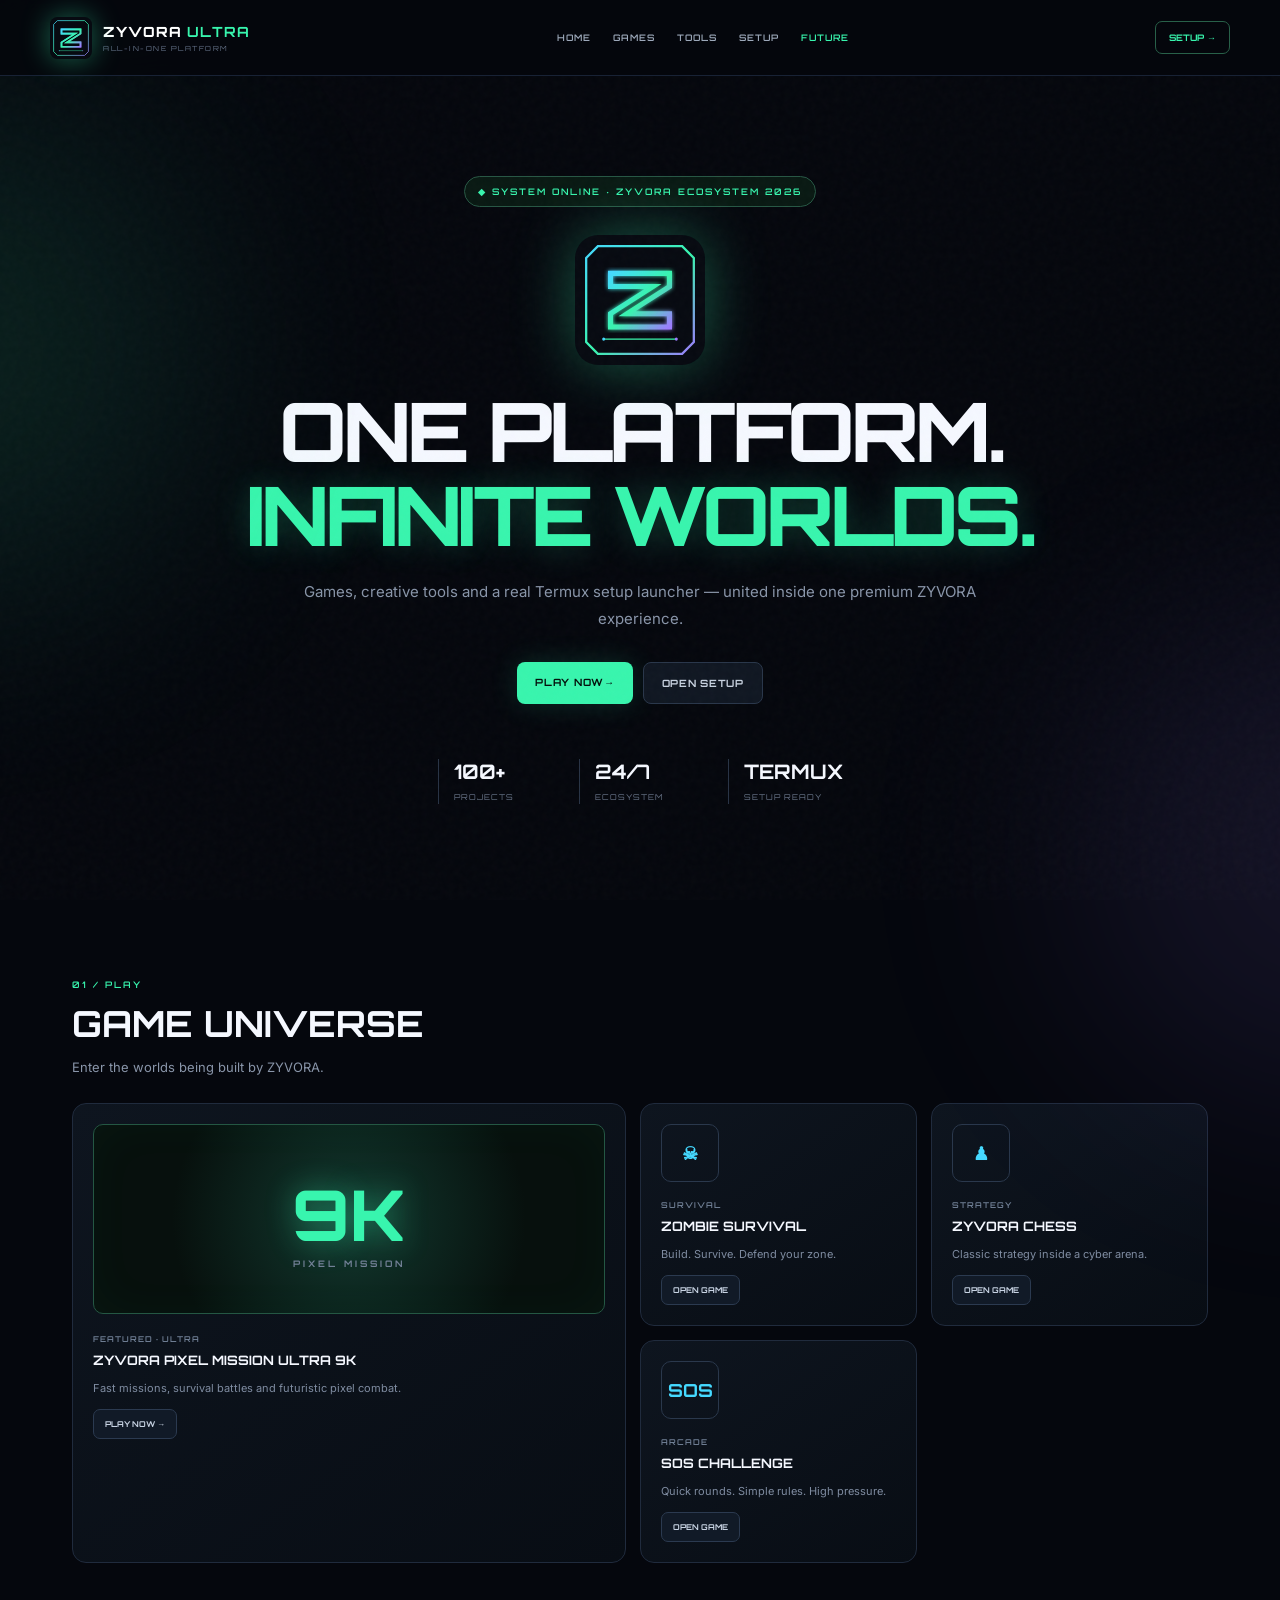
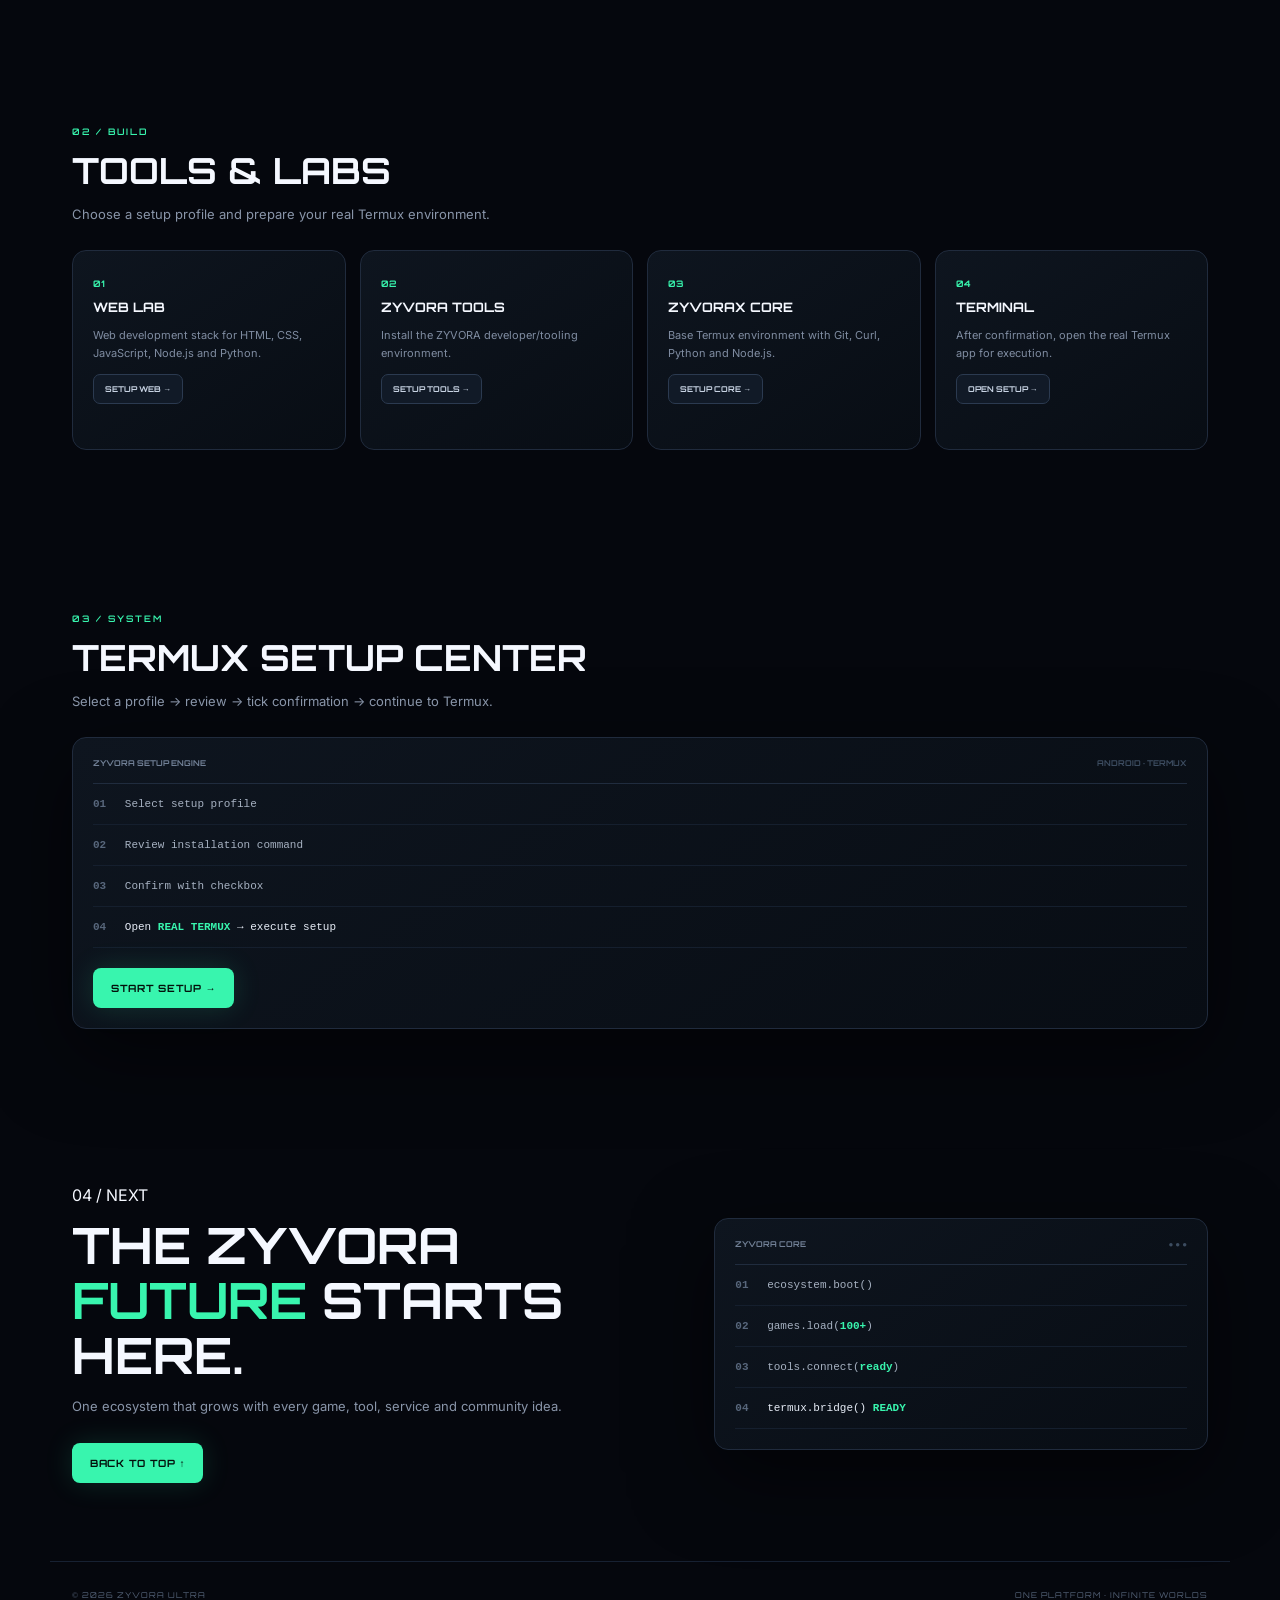
<file: index.html>
<!doctype html><html lang="en"><head><meta charset="utf-8"><meta name="viewport" content="width=device-width,initial-scale=1"><meta name="theme-color" content="#05070d"><meta name="description" content="ZYVORA ULTRA — All-in-One gaming, tools and Termux setup."><title>ZYVORA ULTRA — ALL-IN-ONE</title><link rel="icon" href="logo.svg" type="image/svg+xml"><link rel="stylesheet" href="style.css"><script src="app.js" defer></script></head><body><div class="noise"></div><div class="orb orb1"></div><div class="orb orb2"></div><header class="nav"><a class="brand" href="#home"><img src="logo.svg"><span>ZYVORA <b>ULTRA</b><small>ALL-IN-ONE PLATFORM</small></span></a><nav><a href="#home">HOME</a><a href="#games">GAMES</a><a href="#tools">TOOLS</a><a href="#setup">SETUP</a><a href="#future">FUTURE</a></nav><a class="navbtn" href="#setup">SETUP →</a></header><main id="home"><section class="hero"><div class="eyebrow">◆ SYSTEM ONLINE · ZYVORA ECOSYSTEM 2026</div><div class="hero-logo"><img src="logo.svg"></div><h1>ONE PLATFORM.<br><span>INFINITE WORLDS.</span></h1><p>Games, creative tools and a real Termux setup launcher — united inside one premium ZYVORA experience.</p><div class="actions"><a class="btn primary" href="#games">PLAY NOW <i>→</i></a><a class="btn secondary" href="#setup">OPEN SETUP</a></div><div class="stats"><div><b>100+</b><span>PROJECTS</span></div><div><b>24/7</b><span>ECOSYSTEM</span></div><div><b>TERMUX</b><span>SETUP READY</span></div></div></section><section id="games" class="section"><div class="section-head"><span>01 / PLAY</span><h2>GAME UNIVERSE</h2><p>Enter the worlds being built by ZYVORA.</p></div><div class="gamegrid"><article class="game featured"><div class="gameart"><span>9K</span><small>PIXEL MISSION</small></div><div class="tag">FEATURED · ULTRA</div><h3>ZYVORA PIXEL MISSION ULTRA 9K</h3><p>Fast missions, survival battles and futuristic pixel combat.</p><button data-toast="Pixel Mission is coming online soon.">PLAY NOW →</button></article><article class="game"><div class="icon">☠</div><div class="tag">SURVIVAL</div><h3>ZOMBIE SURVIVAL</h3><p>Build. Survive. Defend your zone.</p><button data-toast="Zombie Survival module ready.">OPEN GAME</button></article><article class="game"><div class="icon">♟</div><div class="tag">STRATEGY</div><h3>ZYVORA CHESS</h3><p>Classic strategy inside a cyber arena.</p><button data-toast="Chess arena is being prepared.">OPEN GAME</button></article><article class="game"><div class="icon">SOS</div><div class="tag">ARCADE</div><h3>SOS CHALLENGE</h3><p>Quick rounds. Simple rules. High pressure.</p><button data-toast="SOS Challenge is coming soon.">OPEN GAME</button></article></div></section><section id="tools" class="section"><div class="section-head"><span>02 / BUILD</span><h2>TOOLS & LABS</h2><p>Choose a setup profile and prepare your real Termux environment.</p></div><div class="toolgrid"><article><b>01</b><h3>WEB LAB</h3><p>Web development stack for HTML, CSS, JavaScript, Node.js and Python.</p><button data-setup-profile="web">SETUP WEB →</button></article><article><b>02</b><h3>ZYVORA TOOLS</h3><p>Install the ZYVORA developer/tooling environment.</p><button data-setup-profile="tools">SETUP TOOLS →</button></article><article><b>03</b><h3>ZYVORAX CORE</h3><p>Base Termux environment with Git, Curl, Python and Node.js.</p><button data-setup-profile="zyvorax">SETUP CORE →</button></article><article><b>04</b><h3>TERMINAL</h3><p>After confirmation, open the real Termux app for execution.</p><button id="setupBtn">OPEN SETUP →</button></article></div></section><section id="setup" class="section"><div class="section-head"><span>03 / SYSTEM</span><h2>TERMUX SETUP CENTER</h2><p>Select a profile → review → tick confirmation → continue to Termux.</p></div><div class="terminalcard"><div class="termhead"><span>ZYVORA SETUP ENGINE</span><i>ANDROID · TERMUX</i></div><div class="termline"><b>01</b> Select setup profile</div><div class="termline"><b>02</b> Review installation command</div><div class="termline"><b>03</b> Confirm with checkbox</div><div class="termline active"><b>04</b> Open <strong>REAL TERMUX</strong> → execute setup</div><div style="margin-top:20px"><button class="btn primary" id="setupBtn2" onclick="document.getElementById('setupBtn').click()">START SETUP →</button></div></div></section><section id="future" class="section future"><div class="futurecopy"><span>04 / NEXT</span><h2>THE ZYVORA<br><em>FUTURE</em> STARTS HERE.</h2><p>One ecosystem that grows with every game, tool, service and community idea.</p><a class="btn primary" href="#home">BACK TO TOP ↑</a></div><div class="terminalcard"><div class="termhead"><span>ZYVORA CORE</span><i>● ● ●</i></div><div class="termline"><b>01</b> ecosystem.boot()</div><div class="termline"><b>02</b> games.load(<strong>100+</strong>)</div><div class="termline"><b>03</b> tools.connect(<strong>ready</strong>)</div><div class="termline active"><b>04</b> termux.bridge() <strong>READY</strong></div></div></section></main><footer><span>© 2026 ZYVORA ULTRA</span><span>ONE PLATFORM · INFINITE WORLDS</span></footer><div id="toast" class="toast"></div><div id="setupModal" class="setup-modal"><div class="setup-dialog"><button class="modal-x" id="cancelSetup">×</button><span class="eyebrow">ZYVORA SETUP / CONFIRM</span><h2>READY TO OPEN TERMUX?</h2><p>You selected <strong id="selectedSetup">ZYVORAX Core</strong>. The website will prepare a predefined setup command for the real Termux app.</p><div class="command-box"><code id="setupCommand"></code><button id="copyCommand">COPY COMMAND</button></div><label class="confirm-row"><input id="setupConfirm" type="checkbox"><span>I have reviewed the setup command and want to continue.</span></label><div class="modal-actions"><button class="btn secondary" id="cancelSetup2" onclick="document.getElementById('cancelSetup').click()">CANCEL</button><button class="btn primary" id="continueSetup" disabled>CONTINUE →</button></div><div class="termux-note">Android + Termux required. If your browser blocks the Termux intent, use COPY COMMAND and paste it into Termux.</div></div></div></body></html>
</file>
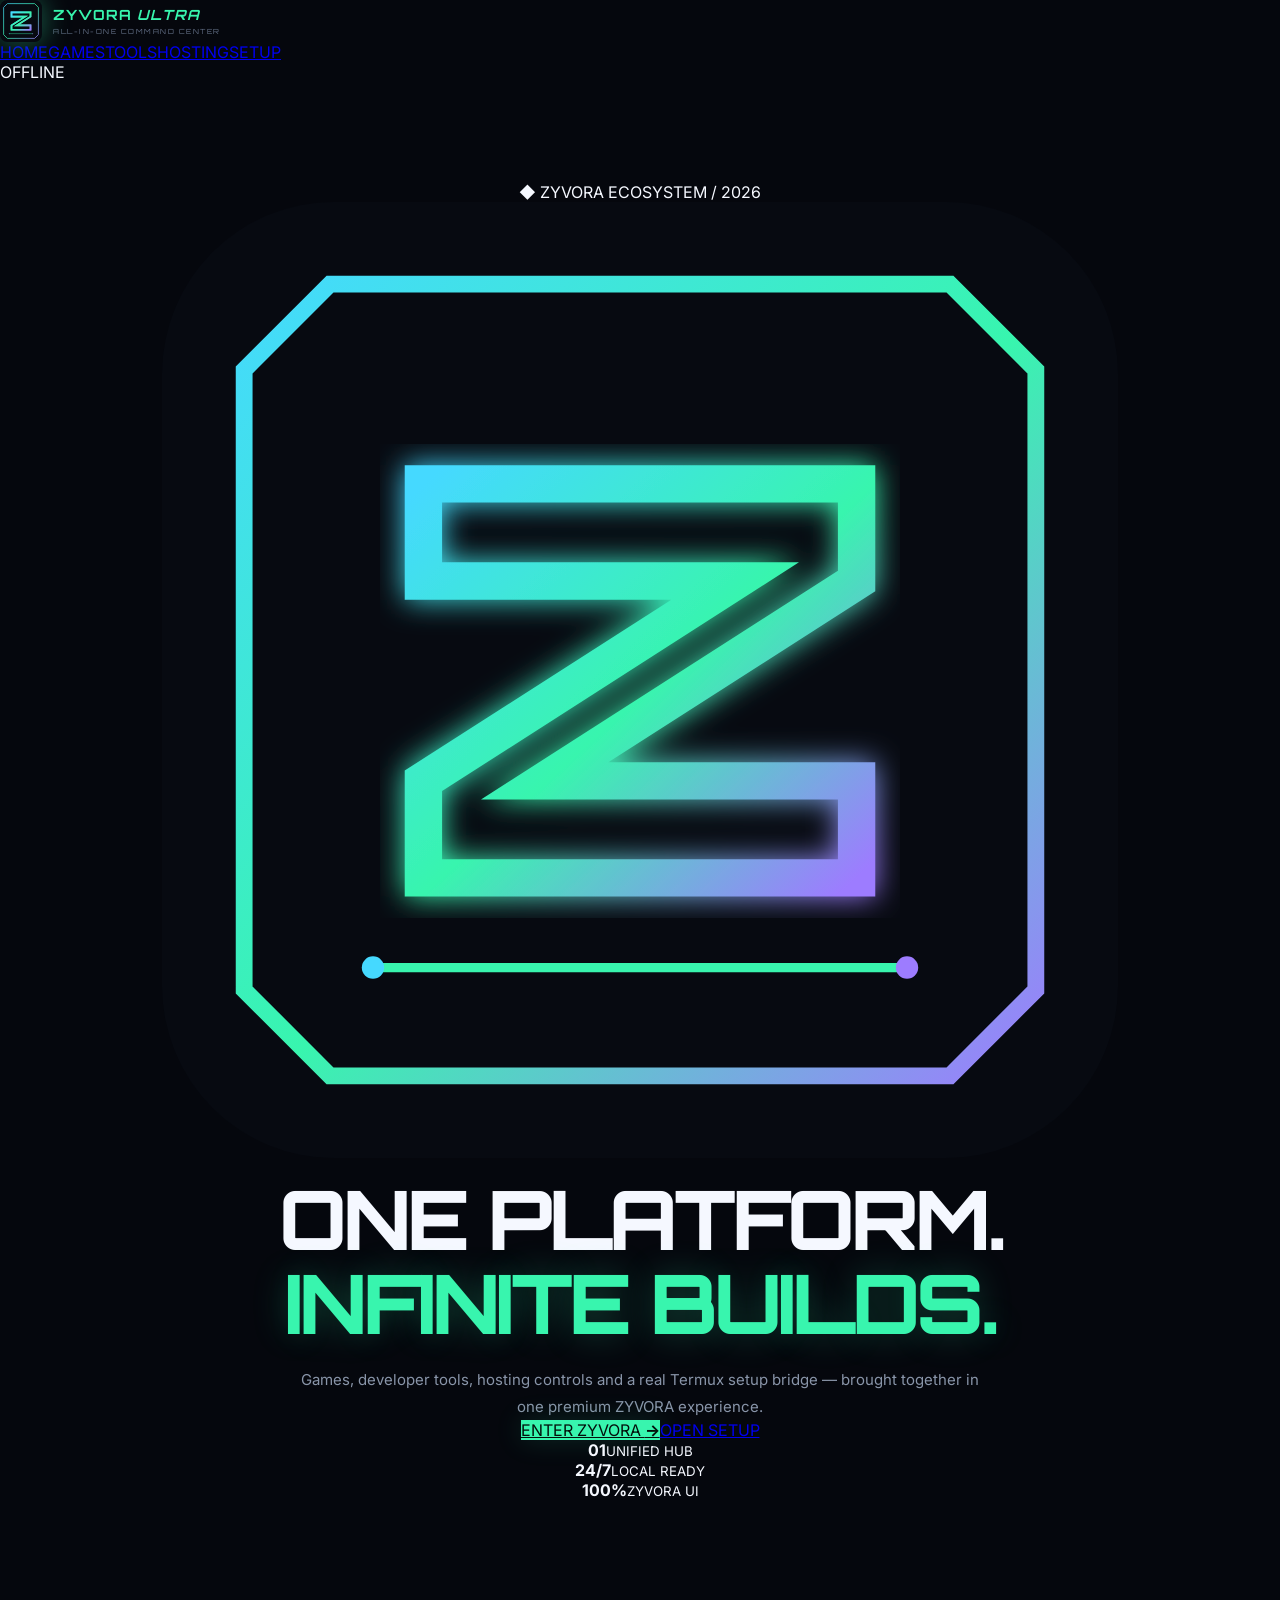
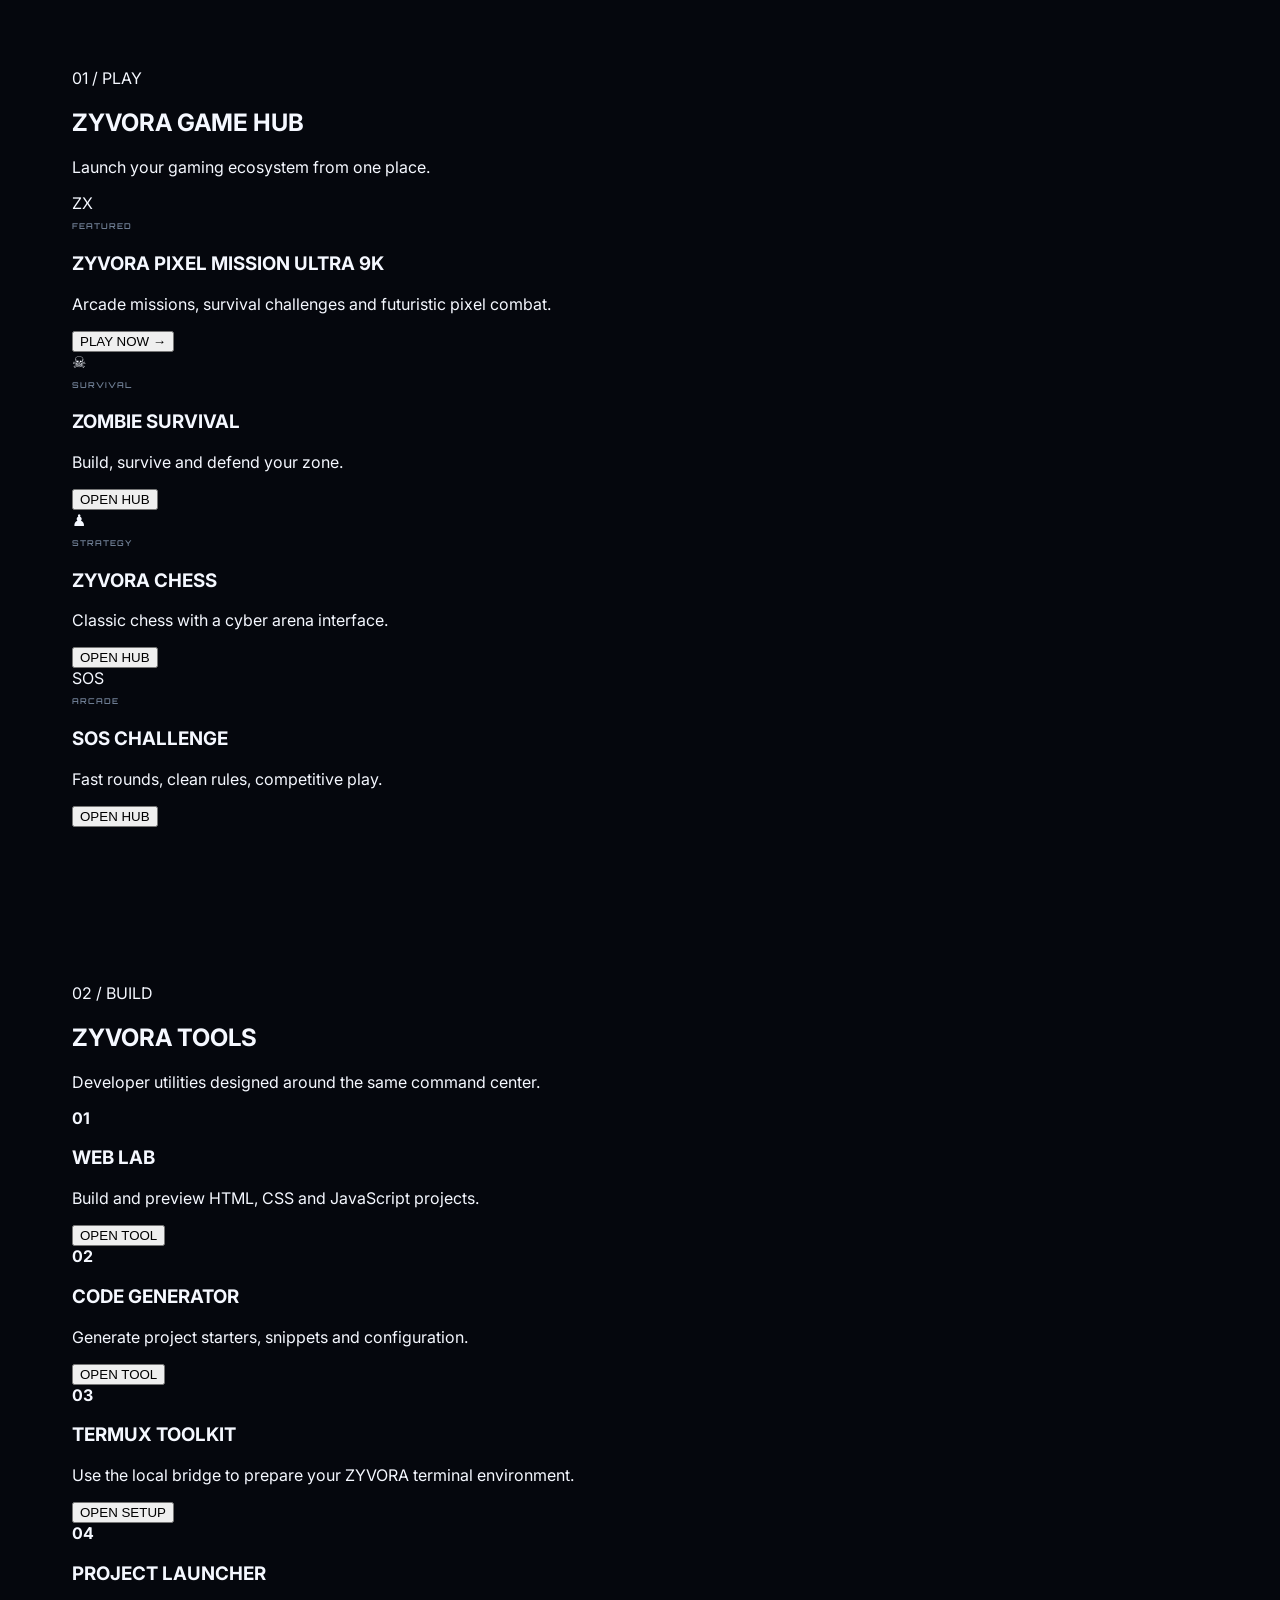
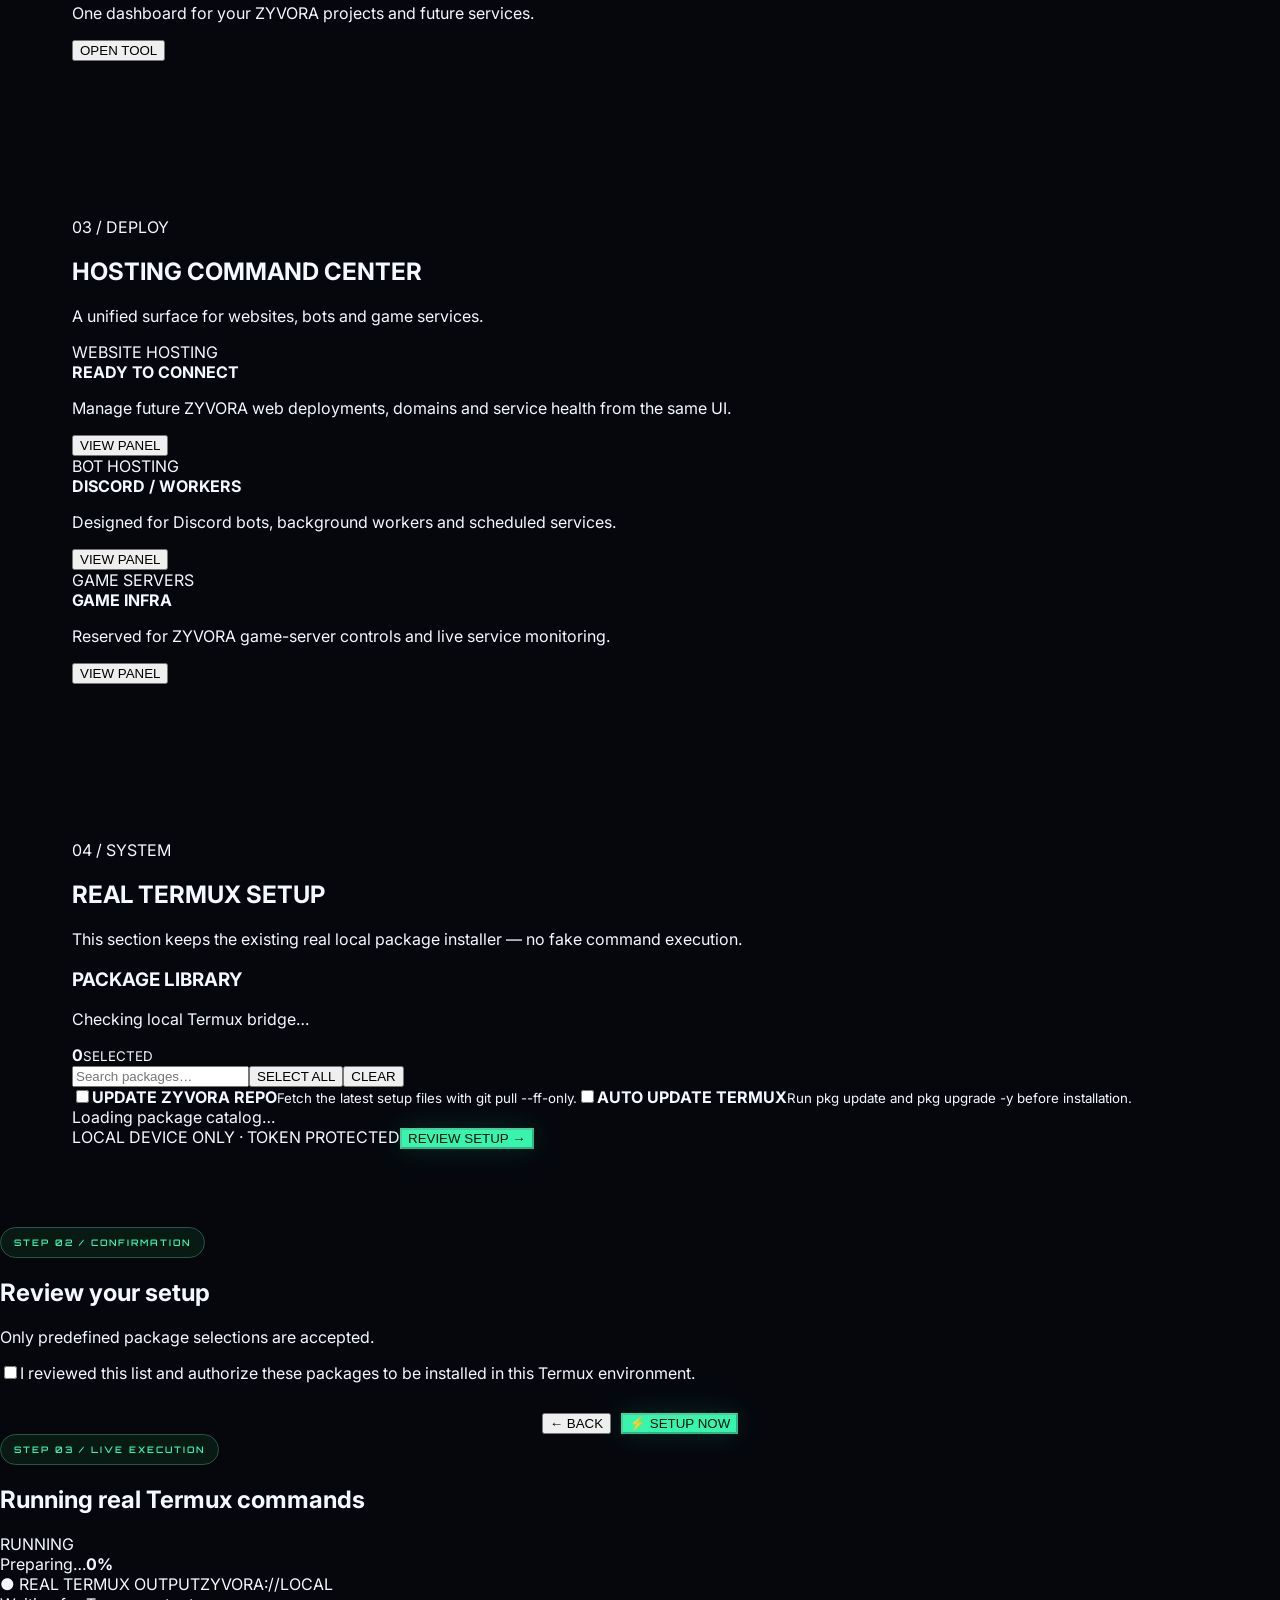
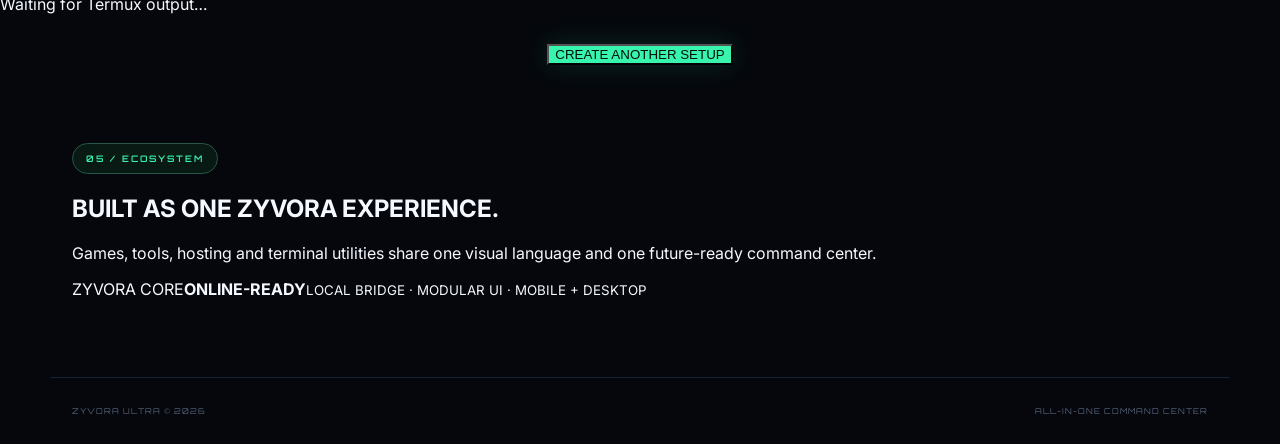
<file: web/index.html>
<!doctype html><html lang="en"><head><meta charset="utf-8"><meta name="viewport" content="width=device-width,initial-scale=1"><meta name="zyvora-token" content="__ZYVORA_TOKEN__"><meta name="theme-color" content="#05070c"><title>ZYVORA ULTRA — ALL-IN-ONE</title><meta name="description" content="ZYVORA ULTRA all-in-one local command center for games, tools, hosting and Termux setup."><link rel="icon" type="image/svg+xml" href="/logo.svg"><link rel="stylesheet" href="/style.css"><script src="/app.js" defer></script></head><body><div class="ambient ambient-a"></div><div class="ambient ambient-b"></div><div class="grid-bg"></div><header class="topbar"><a class="brand" href="#home"><img src="/logo.svg" alt="ZYVORA ULTRA"><span><b>ZYVORA <em>ULTRA</em></b><small>ALL-IN-ONE COMMAND CENTER</small></span></a><nav><a href="#home">HOME</a><a href="#games">GAMES</a><a href="#tools">TOOLS</a><a href="#hosting">HOSTING</a><a href="#setup">SETUP</a></nav><div id="bridge-status" class="status offline"><i></i> OFFLINE</div></header><main><section id="home" class="hero"><div class="hero-badge">◆ ZYVORA ECOSYSTEM / 2026</div><img class="hero-logo" src="/logo.svg" alt="ZYVORA ULTRA"><h1>ONE PLATFORM.<br><span>INFINITE BUILDS.</span></h1><p>Games, developer tools, hosting controls and a real Termux setup bridge — brought together in one premium ZYVORA experience.</p><div class="hero-actions"><a class="primary" href="#games">ENTER ZYVORA <b>→</b></a><a class="ghost" href="#setup">OPEN SETUP</a></div><div class="metrics"><div><strong>01</strong><small>UNIFIED HUB</small></div><div><strong>24/7</strong><small>LOCAL READY</small></div><div><strong>100%</strong><small>ZYVORA UI</small></div></div></section><section id="games" class="section"><div class="section-title"><span>01 / PLAY</span><h2>ZYVORA GAME HUB</h2><p>Launch your gaming ecosystem from one place.</p></div><div class="cards games"><article class="card featured"><div class="card-art pixel">ZX</div><div><span class="tag live">FEATURED</span><h3>ZYVORA PIXEL MISSION ULTRA 9K</h3><p>Arcade missions, survival challenges and futuristic pixel combat.</p><button class="card-btn" data-action="games">PLAY NOW →</button></div></article><article class="card"><div class="mini-icon">☠</div><span class="tag">SURVIVAL</span><h3>ZOMBIE SURVIVAL</h3><p>Build, survive and defend your zone.</p><button class="card-btn" data-action="games">OPEN HUB</button></article><article class="card"><div class="mini-icon">♟</div><span class="tag">STRATEGY</span><h3>ZYVORA CHESS</h3><p>Classic chess with a cyber arena interface.</p><button class="card-btn" data-action="games">OPEN HUB</button></article><article class="card"><div class="mini-icon">SOS</div><span class="tag">ARCADE</span><h3>SOS CHALLENGE</h3><p>Fast rounds, clean rules, competitive play.</p><button class="card-btn" data-action="games">OPEN HUB</button></article></div></section><section id="tools" class="section"><div class="section-title"><span>02 / BUILD</span><h2>ZYVORA TOOLS</h2><p>Developer utilities designed around the same command center.</p></div><div class="feature-grid"><article class="tool"><b>01</b><h3>WEB LAB</h3><p>Build and preview HTML, CSS and JavaScript projects.</p><button class="card-btn" data-action="tools">OPEN TOOL</button></article><article class="tool"><b>02</b><h3>CODE GENERATOR</h3><p>Generate project starters, snippets and configuration.</p><button class="card-btn" data-action="tools">OPEN TOOL</button></article><article class="tool"><b>03</b><h3>TERMUX TOOLKIT</h3><p>Use the local bridge to prepare your ZYVORA terminal environment.</p><button class="card-btn" data-action="setup">OPEN SETUP</button></article><article class="tool"><b>04</b><h3>PROJECT LAUNCHER</h3><p>One dashboard for your ZYVORA projects and future services.</p><button class="card-btn" data-action="tools">OPEN TOOL</button></article></div></section><section id="hosting" class="section"><div class="section-title"><span>03 / DEPLOY</span><h2>HOSTING COMMAND CENTER</h2><p>A unified surface for websites, bots and game services.</p></div><div class="host-grid"><article class="host-card"><div class="host-head"><span class="dot"></span> WEBSITE HOSTING</div><strong>READY TO CONNECT</strong><p>Manage future ZYVORA web deployments, domains and service health from the same UI.</p><button class="ghost" data-action="hosting">VIEW PANEL</button></article><article class="host-card"><div class="host-head"><span class="dot"></span> BOT HOSTING</div><strong>DISCORD / WORKERS</strong><p>Designed for Discord bots, background workers and scheduled services.</p><button class="ghost" data-action="hosting">VIEW PANEL</button></article><article class="host-card"><div class="host-head"><span class="dot"></span> GAME SERVERS</div><strong>GAME INFRA</strong><p>Reserved for ZYVORA game-server controls and live service monitoring.</p><button class="ghost" data-action="hosting">VIEW PANEL</button></article></div></section><section id="setup" class="section setup-section"><div class="section-title"><span>04 / SYSTEM</span><h2>REAL TERMUX SETUP</h2><p>This section keeps the existing real local package installer — no fake command execution.</p></div><div class="panel"><div class="setup-head"><div><h3>PACKAGE LIBRARY</h3><p id="selection-note">Checking local Termux bridge…</p></div><div class="counter"><strong id="count">0</strong><small>SELECTED</small></div></div><div class="toolbar"><input id="search" type="search" placeholder="Search packages…"><button id="select-all" class="ghost">SELECT ALL</button><button id="clear" class="ghost">CLEAR</button></div><label class="option"><input id="update-repo" type="checkbox"><span><b>UPDATE ZYVORA REPO</b><small>Fetch the latest setup files with git pull --ff-only.</small></span></label><label class="option"><input id="auto-update" type="checkbox"><span><b>AUTO UPDATE TERMUX</b><small>Run pkg update and pkg upgrade -y before installation.</small></span></label><div id="groups" class="groups"><div class="loading">Loading package catalog…</div></div><div class="bottom-bar"><span>LOCAL DEVICE ONLY · TOKEN PROTECTED</span><button id="review" class="primary" disabled>REVIEW SETUP →</button></div></div></section><section id="review-screen" class="panel hidden"><span class="eyebrow">STEP 02 / CONFIRMATION</span><h2>Review your setup</h2><p class="muted">Only predefined package selections are accepted.</p><div id="review-list" class="review-list"></div><label class="confirm"><input id="confirm" type="checkbox"><span>I reviewed this list and authorize these packages to be installed in this Termux environment.</span></label><div class="actions"><button id="back" class="ghost">← BACK</button><button id="setup-now" class="primary" disabled>⚡ SETUP NOW</button></div></section><section id="progress-screen" class="panel hidden"><div class="setup-head"><div><span class="eyebrow">STEP 03 / LIVE EXECUTION</span><h2 id="progress-title">Running real Termux commands</h2></div><div id="status-pill" class="pill">RUNNING</div></div><div class="progress-meta"><span id="progress-label">Preparing…</span><b id="progress-percent">0%</b></div><div class="progress"><i id="progress-fill"></i></div><div class="terminal"><div class="terminal-head"><span>● REAL TERMUX OUTPUT</span><span>ZYVORA://LOCAL</span></div><div id="logs" class="logs"><div class="log muted">Waiting for Termux output…</div></div></div><div class="actions"><button id="new-setup" class="primary hidden">CREATE ANOTHER SETUP</button></div></section><section id="about" class="section about"><div><span class="eyebrow">05 / ECOSYSTEM</span><h2>BUILT AS ONE ZYVORA EXPERIENCE.</h2><p>Games, tools, hosting and terminal utilities share one visual language and one future-ready command center.</p></div><div class="system-box"><span>ZYVORA CORE</span><strong>ONLINE-READY</strong><small>LOCAL BRIDGE · MODULAR UI · MOBILE + DESKTOP</small></div></section><footer><span>ZYVORA ULTRA © 2026</span><span>ALL-IN-ONE COMMAND CENTER</span></footer></main><div id="toast" class="toast"></div></body></html>
</file>
<file: style.css>
@import url('https://fonts.googleapis.com/css2?family=Inter:wght@400;500;600;700;800&family=Orbitron:wght@500;600;700;800&display=swap');
:root{--bg:#05070d;--panel:#0b1019;--line:#202b3d;--text:#f5f8ff;--muted:#8995a9;--green:#38f5ae;--cyan:#45d9ff;--purple:#9d7cff}*{box-sizing:border-box}html{scroll-behavior:smooth}body{margin:0;background:var(--bg);color:var(--text);font-family:Inter,Arial,sans-serif;overflow-x:hidden}.noise{position:fixed;inset:0;pointer-events:none;z-index:5;opacity:.035;background-image:url("data:image/svg+xml,%3Csvg viewBox='0 0 180 180' xmlns='http://www.w3.org/2000/svg'%3E%3Cfilter id='n'%3E%3CfeTurbulence type='fractalNoise' baseFrequency='.8' numOctaves='3' stitchTiles='stitch'/%3E%3C/filter%3E%3Crect width='100%25' height='100%25' filter='url(%23n)' opacity='.7'/%3E%3C/svg%3E")}.orb{position:fixed;width:500px;height:500px;border-radius:50%;filter:blur(130px);opacity:.11;pointer-events:none}.orb1{background:var(--green);left:-300px;top:100px}.orb2{background:var(--purple);right:-300px;top:600px}.nav{height:76px;position:sticky;top:0;z-index:10;display:flex;align-items:center;justify-content:space-between;padding:0 max(22px,calc((100% - 1180px)/2));border-bottom:1px solid #182235;background:#05070de8;backdrop-filter:blur(18px)}.brand{display:flex;align-items:center;gap:11px;color:#fff;text-decoration:none;font:800 14px Orbitron;letter-spacing:1px}.brand img{width:42px;height:42px;filter:drop-shadow(0 0 14px #38f5ae66)}.brand b{color:var(--green)}.brand small{display:block;color:#66738a;font:7px Orbitron;letter-spacing:1.5px;margin-top:4px}.nav nav{display:flex;gap:22px}.nav nav a{color:#9da9bb;text-decoration:none;font:600 9px Orbitron;letter-spacing:1px}.nav nav a:hover,.nav nav a.active{color:var(--green)}.navbtn{color:var(--green);border:1px solid #286049;padding:10px 13px;border-radius:7px;text-decoration:none;font:700 9px Orbitron}.hero{max-width:1000px;margin:auto;text-align:center;padding:100px 22px 90px}.eyebrow,.section-head>span{font:600 9px Orbitron;letter-spacing:2px;color:var(--green)}.eyebrow{display:inline-block;border:1px solid #275744;background:#091913;padding:9px 13px;border-radius:30px}.hero-logo img{width:130px;margin:28px 0 5px;filter:drop-shadow(0 0 30px #38f5ae55)}h1{font:800 clamp(42px,8vw,82px)/1.02 Orbitron;letter-spacing:-4px;margin:15px 0 22px}h1 span{color:var(--green);text-shadow:0 0 35px #38f5ae3d}.hero p{max-width:700px;margin:auto;color:var(--muted);line-height:1.8;font-size:15px}.actions{display:flex;justify-content:center;gap:10px;margin-top:30px}.btn{display:inline-flex;padding:14px 18px;border-radius:8px;text-decoration:none;font:700 10px Orbitron;letter-spacing:.7px;border:0;cursor:pointer}.primary{background:var(--green);color:#03100b;box-shadow:0 0 28px #38f5ae26}.primary:hover{box-shadow:0 0 35px #38f5ae5c;transform:translateY(-2px)}.secondary{background:#101722;border:1px solid #29364a;color:#c8d2e0}.stats{display:flex;justify-content:center;gap:65px;margin-top:55px}.stats div{text-align:left;border-left:1px solid #283345;padding-left:15px}.stats b{display:block;font:700 20px Orbitron}.stats span{font:8px Orbitron;color:#69758a;letter-spacing:1px}.section{max-width:1180px;margin:auto;padding:78px 22px}.section-head{margin-bottom:28px}.section-head h2{font:700 clamp(25px,4vw,36px) Orbitron;margin:9px 0}.section-head p{color:var(--muted);font-size:13px}.gamegrid{display:grid;grid-template-columns:2fr 1fr 1fr;gap:14px}.game,.toolgrid article,.terminalcard{border:1px solid var(--line);background:linear-gradient(145deg,#0e151f,#080d14);border-radius:14px;padding:20px}.game{min-height:210px}.game.featured{grid-row:span 2}.gameart{height:190px;border-radius:10px;margin-bottom:20px;display:grid;place-items:center;align-content:center;background:radial-gradient(circle,#12392f,#07100d 65%);border:1px solid #245743;box-shadow:inset 0 0 50px #38f5ae08}.gameart span{font:800 70px Orbitron;color:var(--green);text-shadow:0 0 30px #38f5ae66}.gameart small{font:700 9px Orbitron;color:#728096;letter-spacing:3px}.icon{width:58px;height:58px;display:grid;place-items:center;border-radius:10px;border:1px solid #2a384c;color:var(--cyan);font:700 18px Orbitron;margin-bottom:18px}.tag{color:#718096;font:600 8px Orbitron;letter-spacing:1px}.game h3,.toolgrid h3{font:700 13px Orbitron;margin:8px 0}.game p,.toolgrid p{font-size:11px;color:#7f8ca1;line-height:1.7}.game button,.toolgrid button{border:1px solid #2b3a50;background:#111a27;color:#c8d3e3;border-radius:7px;padding:9px 11px;font:700 8px Orbitron;cursor:pointer}.game button:hover,.toolgrid button:hover{border-color:var(--green);color:var(--green)}.toolgrid{display:grid;grid-template-columns:repeat(4,1fr);gap:14px}.toolgrid article{min-height:200px}.toolgrid article>b{color:var(--green);font:700 9px Orbitron}.future{display:grid;grid-template-columns:1.2fr 1fr;gap:50px;align-items:center}.futurecopy h2{font:700 clamp(30px,5vw,50px)/1.1 Orbitron;margin:12px 0}.futurecopy em{font-style:normal;color:var(--green)}.futurecopy p{max-width:550px;color:var(--muted);line-height:1.8;font-size:13px;margin-bottom:25px}.terminalcard{box-shadow:0 25px 80px #0008}.termhead{display:flex;justify-content:space-between;padding-bottom:15px;border-bottom:1px solid #202c3e;color:#718096;font:700 8px Orbitron}.termhead i{font-style:normal;color:#3c4c60}.termline{padding:14px 0;border-bottom:1px solid #151f2e;color:#a6b1c1;font:11px monospace}.termline b{color:#58677c;margin-right:12px}.termline strong{color:var(--green)}.termline.active{color:#e7edf7}footer{max-width:1180px;margin:auto;padding:28px 22px;color:#56647a;border-top:1px solid #172132;display:flex;justify-content:space-between;font:8px Orbitron;letter-spacing:1px}.toast{position:fixed;right:20px;bottom:20px;z-index:60;background:#101a27;border:1px solid #2b3b52;border-radius:8px;padding:13px 16px;color:#dbe5f2;font-size:11px;transform:translateY(20px);opacity:0;transition:.25s}.toast.show{opacity:1;transform:none}.setup-modal{position:fixed;inset:0;z-index:50;background:#02040bcc;backdrop-filter:blur(10px);display:flex;align-items:center;justify-content:center;padding:18px;opacity:0;visibility:hidden;transition:.2s}.setup-modal.show{opacity:1;visibility:visible}.setup-dialog{position:relative;width:min(680px,100%);background:linear-gradient(145deg,#101824,#070b12);border:1px solid #2a3b50;border-radius:16px;padding:30px;box-shadow:0 30px 100px #000}.setup-dialog h2{font:700 clamp(25px,5vw,38px) Orbitron;margin:18px 0 10px}.setup-dialog p{color:var(--muted);font-size:13px;line-height:1.7}.setup-dialog p strong{color:var(--green)}.modal-x{position:absolute;right:16px;top:14px;border:0;background:transparent;color:#7f8da2;font-size:27px;cursor:pointer}.command-box{margin:20px 0;background:#03060a;border:1px solid #243247;border-radius:10px;padding:14px}.command-box code{display:block;color:#7fffd0;font:11px/1.7 monospace;white-space:pre-wrap;overflow-wrap:anywhere;max-height:150px;overflow:auto}.command-box button{margin-top:12px;background:#111a27;color:#cbd5e1;border:1px solid #2c3b50;border-radius:7px;padding:9px 11px;font:700 8px Orbitron;cursor:pointer}.confirm-row{display:flex;gap:11px;align-items:flex-start;color:#c7d1df;font-size:12px;line-height:1.6;padding:12px 0}.confirm-row input{accent-color:var(--green);margin-top:3px}.modal-actions{display:flex;justify-content:flex-end;gap:10px;margin-top:15px}.modal-actions .primary:disabled{opacity:.35;cursor:not-allowed;transform:none;box-shadow:none}.termux-note{margin-top:17px;padding-top:14px;border-top:1px solid #1b2738;color:#64738a;font-size:10px;line-height:1.6}@media(max-width:900px){.nav nav{display:none}.gamegrid{grid-template-columns:1fr 1fr}.game.featured{grid-column:span 2}.toolgrid{grid-template-columns:1fr 1fr}.future{grid-template-columns:1fr}}@media(max-width:600px){.nav{height:66px;padding:0 13px}.navbtn{display:none}.hero{padding:70px 15px}.hero h1{letter-spacing:-2px}.hero p{font-size:13px}.actions,.stats{flex-direction:column}.actions .btn{width:100%;justify-content:center}.stats{gap:12px;align-items:stretch}.stats div{border-left:0;border-top:1px solid #283345;padding:10px 0}.section{padding:55px 15px}.gamegrid,.toolgrid{grid-template-columns:1fr}.game.featured{grid-column:auto}.gameart{height:150px}.setup-dialog{padding:23px 18px}.modal-actions{flex-direction:column}.modal-actions .btn{width:100%;justify-content:center}footer{flex-direction:column;gap:10px;text-align:center}}
</file>
